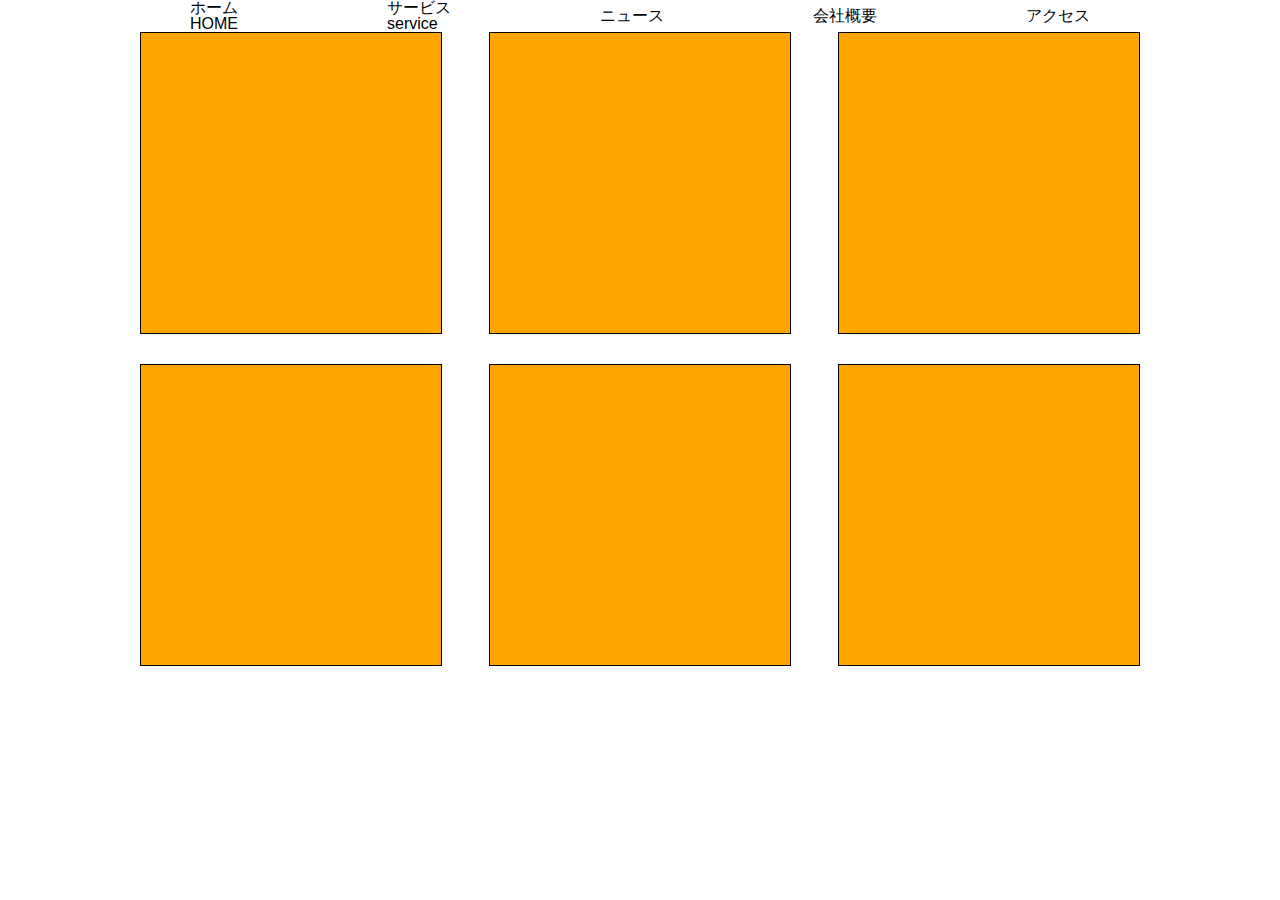
<file: 20250311/index.html>
<!DOCTYPE html>
<html lang="en">

<head>
    <meta charset="UTF-8">
    <meta name="viewport" content="width=device-width, initial-scale=1.0">
    <title>第二回講義</title>
    <link rel="stylesheet" href="./css/reset.css">
    <link rel="stylesheet" href="./css/style.css">
</head>

<body>
    <ul class="menu">
        <li>ホーム<br>HOME</li>
        <li>サービス<br>service</li>
        <li>ニュース</li>
        <li>会社概要</li>
        <li>アクセス</li>
    </ul>

    <div class="container">
        <div class="box"></div>
        <div class="box"></div>
        <div class="box"></div>
        <div class="box"></div>
        <div class="box"></div>
        <div class="box"></div>
    </div>

</body>

</html>
</file>
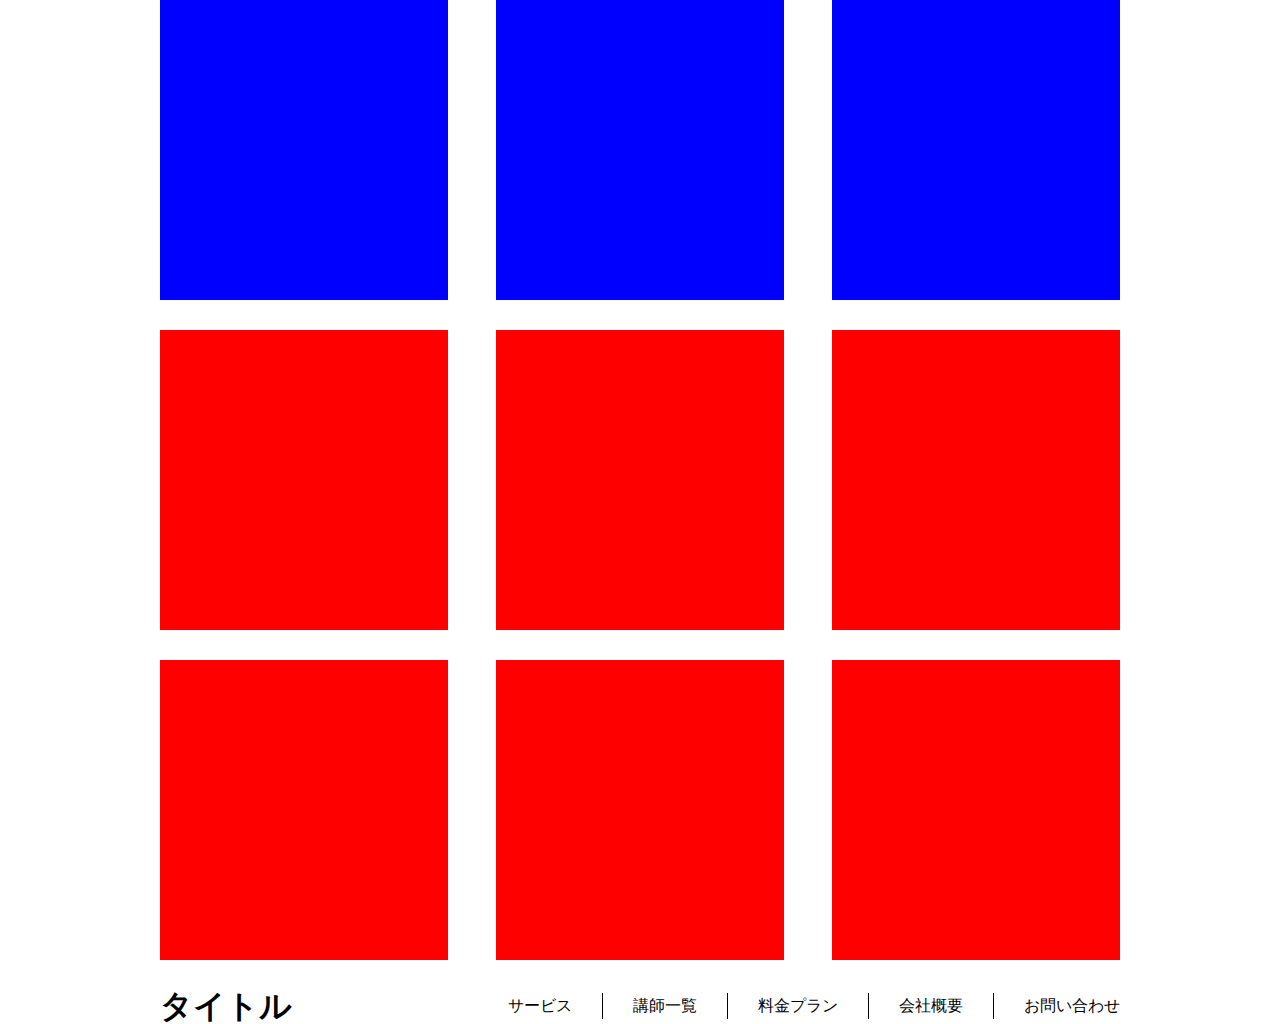
<file: kadai2_tominaga/index.html>
<!DOCTYPE html>
<html lang="jp">

<head>
    <meta charset="UTF-8">
    <meta name="viewport" content="width=device-width, initial-scale=1.0">
    <title>第二回課題</title>
    <link rel="stylesheet" href="./css/reset.css">
    <link rel="stylesheet" href="./css/style.css">
</head>

<body>
    <div class="container">
        <div class="box"></div>
        <div class="box"></div>
        <div class="box"></div>
    </div>

    <div class="case">
        <div class="square"></div>
        <div class="square"></div>
        <div class="square"></div>
        <div class="square"></div>
        <div class="square"></div>
        <div class="square"></div>
    </div>

    <header>
        <h1>タイトル</h1>
        <ul class="nav">
            <li>サービス</li>
            <li>講師一覧</li>
            <li>料金プラン</li>
            <li>会社概要</li>
            <li>お問い合わせ</li>
        </ul>
    </header>
</body>

</html>
</file>
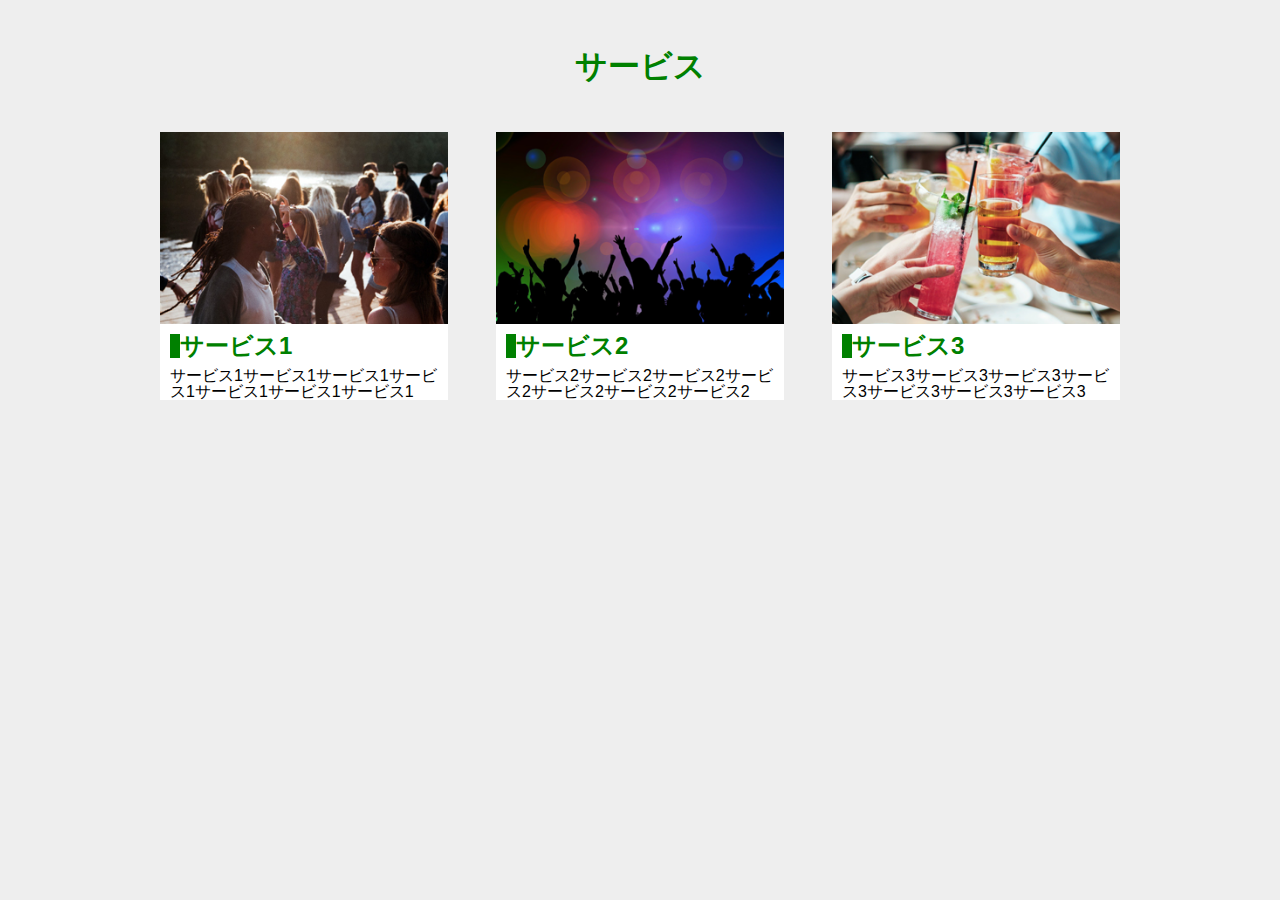
<file: kadai3_tominaga/index.html>
<!DOCTYPE html>
<html lang="jp">

<head>
    <meta charset="UTF-8">
    <meta name="viewport" content="width=device-width, initial-scale=1.0">
    <title>第三回課題</title>
    <link rel="stylesheet" href="./css/reset.css">
    <link rel="stylesheet" href="./css/style.css">
</head>

<body>
    <h1>サービス</h1>

    <ul>
        <li>
            <img src="images/main_1.jpg">
            <div class="service">
                <h2>サービス1</h2>
                <p>サービス1サービス1サービス1サービス1サービス1サービス1サービス1</p>
            </div>
        </li>

        <li>
            <img src="images/main_2.png">
            <div class="service">
                <h2>サービス2</h2>
                <p>サービス2サービス2サービス2サービス2サービス2サービス2サービス2</p>
            </div>
        </li>

        <li>
            <img src="images/main_3.png">
            <div class="service">
                <h2>サービス3</h2>
                <p>サービス3サービス3サービス3サービス3サービス3サービス3サービス3</p>
            </div>
        </li>
    </ul>



    <script>
        let array = [1, 2, 3, 4, 5, 6, 7, 8, 9, 10];
        let num = 0;
        for (i = 0; i < array.length; i++) {
            num = num + array[i];
        }
        if (num >= 20) {
            console.log("20以上");
        } else if (num < 20) {
            console.log("20未満");
        }
    </script>

</body>

</html>
</file>
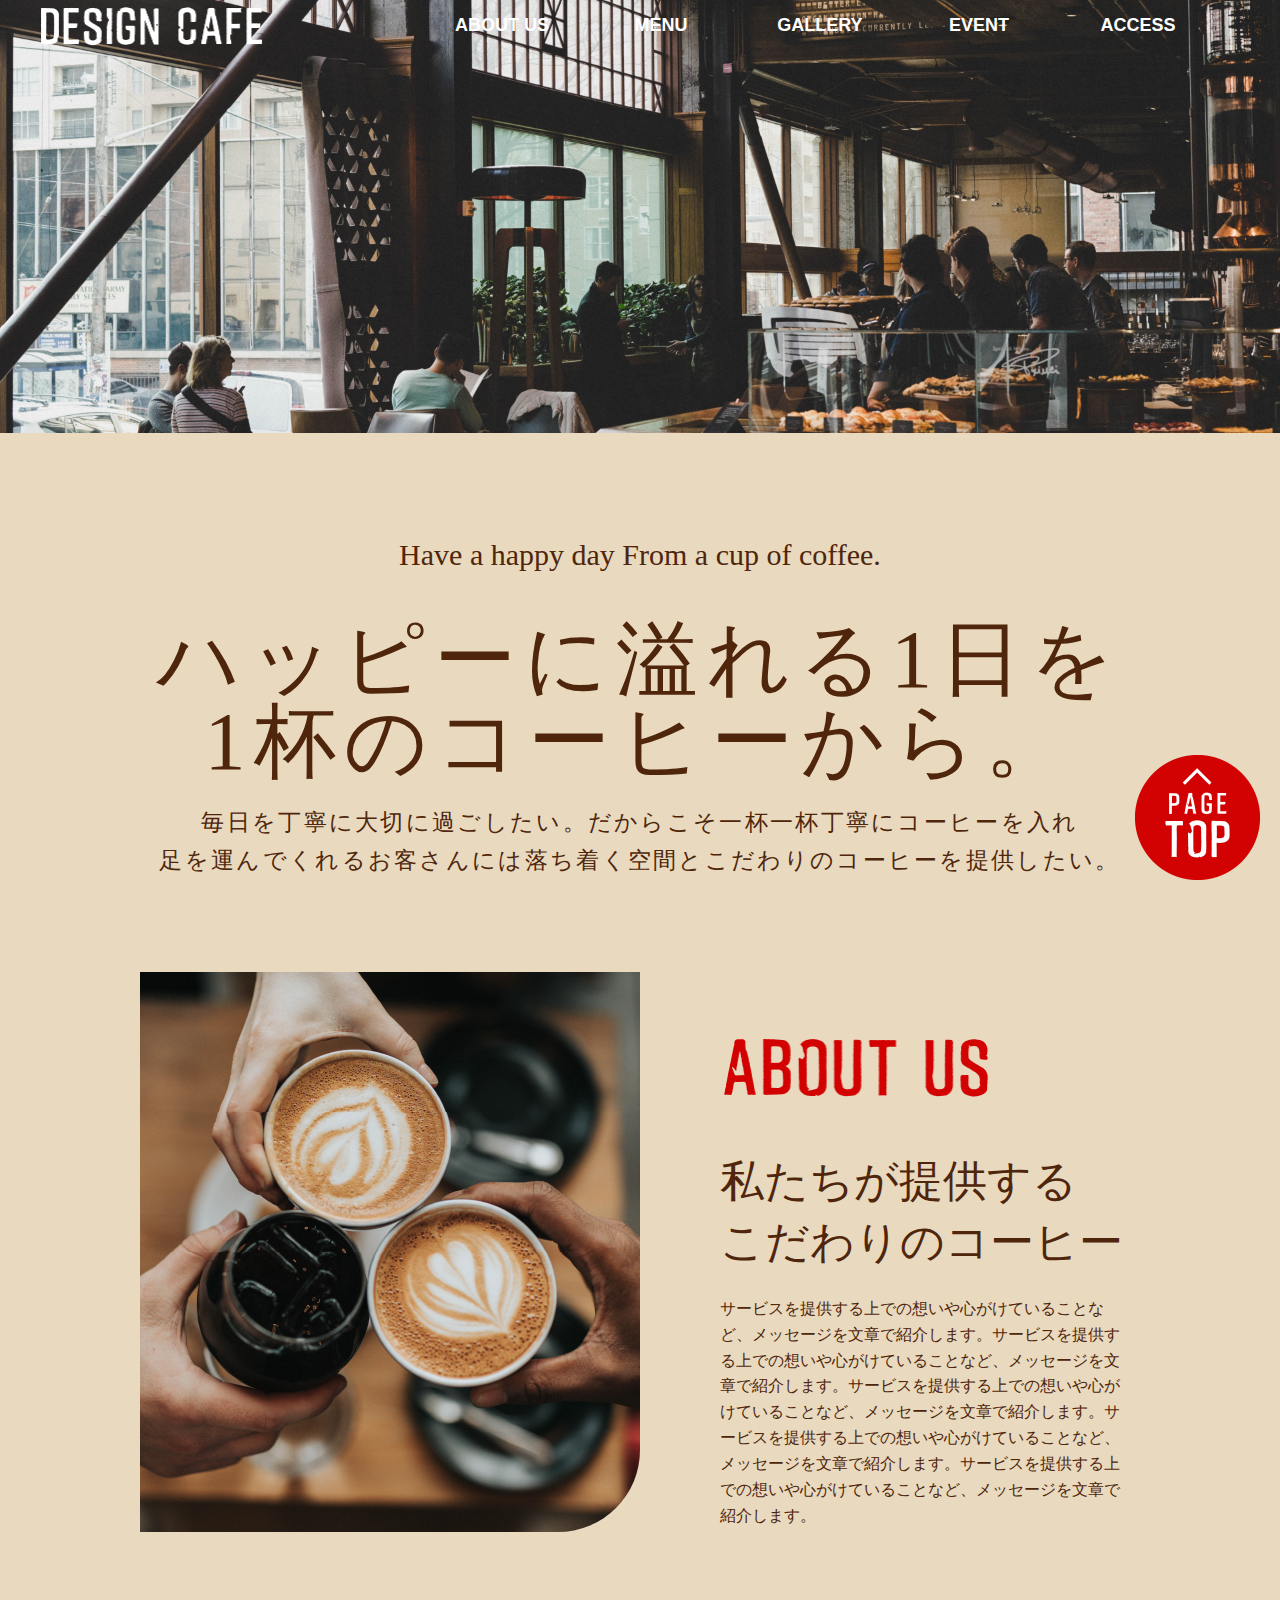
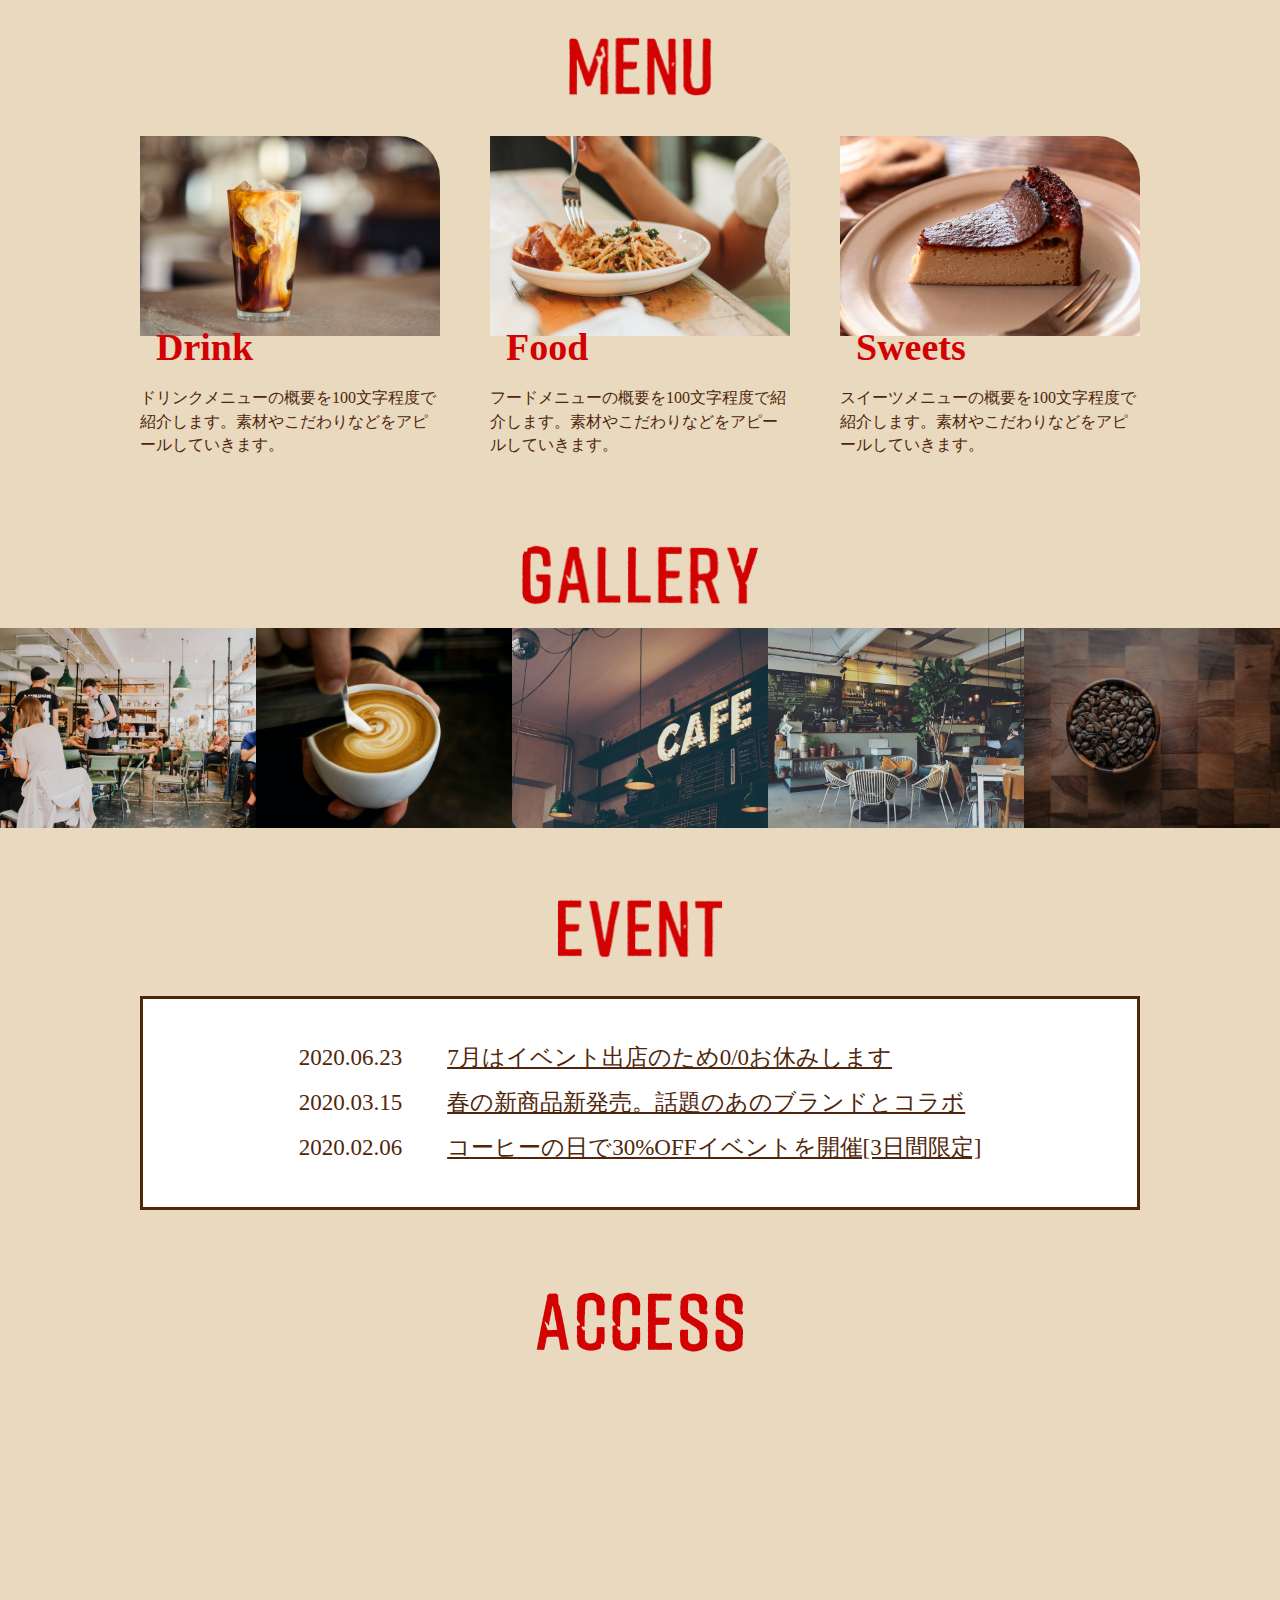
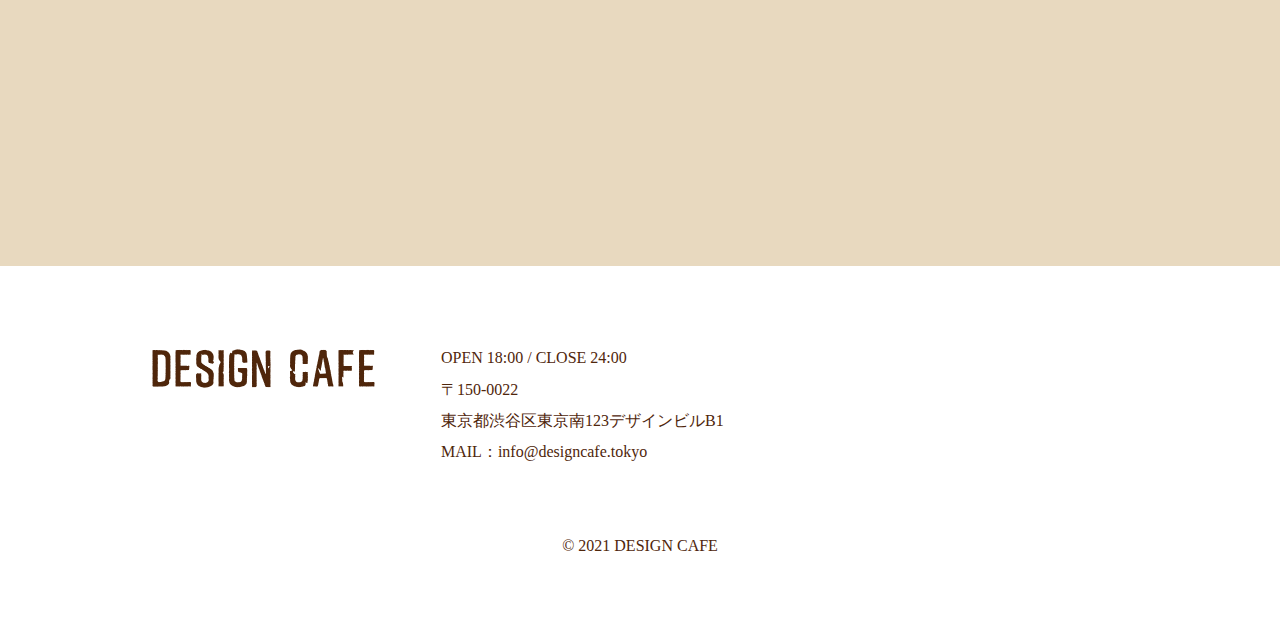
<file: kadai4_tominaga/index.html>
<!DOCTYPE html>
<html lang="jp">

<head>
    <meta charset="UTF-8">
    <meta name="viewport" content="width=device-width, initial-scale=1.0">
    <title>Design Cafe</title>
    <link rel="stylesheet" href="./css/reset.css">
    <link rel="stylesheet" href="./css/style.css">
    <script src="https://ajax.googleapis.com/ajax/libs/jquery/3.7.1/jquery.min.js"></script>
</head>

<body>
    <header id="header">
        <div class="header_slider">
            <div>
                <picture>
                    <source srcset="./images/sp_main_vs@2x-100.jpg" media="(max-width:767px)">
                    <img src="./images/pc_first-100.jpg" alt="店内の様子">
                </picture>
            </div>
        </div>
        <div class="header_wrap">
            <h1 class="header_logo">
                <img src="./images/design_cafe_logo_header@2x.png" alt="DESIGN CAFE">
            </h1>

            <nav class="pc_nav">
                <ul>
                    <li><a href="#about">ABOUT US</a></li>
                    <li><a href="#menu">MENU</a></li>
                    <li><a href="#gallery">GALLERY</a></li>
                    <li><a href="#event">EVENT</a></li>
                    <li><a href="#access">ACCESS</a></li>
                </ul>
            </nav>
            <div class="sp_btn">
                <span></span>
            </div>
            <nav class="sp_nav">
                <ul>
                    <li><a href="#about">ABOUT US</a></li>
                    <li><a href="#menu">MENU</a></li>
                    <li><a href="#gallery">GALLERY</a></li>
                    <li><a href="#event">EVENT</a></li>
                    <li><a href="#access">ACCESS</a></li>
                </ul>
            </nav>
        </div>
    </header>

    <div class="copy">
        <p class="copy1">Have a happy day From a cup of coffee.</p>
        <p class="copy2">ハッピーに溢れる1日を<br>1杯のコーヒーから。</p>
        <p class="copy3">毎日を丁寧に大切に過ごしたい。だからこそ一杯一杯丁寧にコーヒーを入れ<br>足を運んでくれるお客さんには落ち着く空間とこだわりのコーヒーを提供したい。</p>
    </div>

    <section id="about" class="part part_767">
        <div class="style ">
            <picture>
                <source srcset="./images/about_sp.jpg" media="(max-width:767px)">
                <img src="./images/pc_about-100.jpg" alt="乾杯の写真" class="about_photo">
            </picture>
        </div>
        <div class="about_group">
            <h2 class="title1">
                <img src="./images/about_us@2x.png" alt="ABOUT US">
            </h2>
            <div class="about_detail">
                <p class="about_title">私たちが提供する<br>こだわりのコーヒー</p>
                <p class="about_text">
                    サービスを提供する上での想いや心がけていることなど、メッセージを文章で紹介します。サービスを提供する上での想いや心がけていることなど、メッセージを文章で紹介します。サービスを提供する上での想いや心がけていることなど、メッセージを文章で紹介します。サービスを提供する上での想いや心がけていることなど、メッセージを文章で紹介します。サービスを提供する上での想いや心がけていることなど、メッセージを文章で紹介します。
                </p>
            </div>
        </div>
    </section>

    <section id="menu" class="part">
        <h2 class="title2">
            <img src="./images/menu@2x.png" alt="MENU">
        </h2>
        <ul class="menu_detail">
            <li>
                <picture>
                    <source srcset="./images/drink_sp@2x-100.jpg" media="(max-width:767px)">
                    <img src="./images/pc_menu_drink-100.jpg" alt="コーヒーの写真" class="menu_photo">
                </picture>
                <div class="Drink">
                    <h3 class="menu_title">Drink</h3>
                    <p>ドリンクメニューの概要を100文字程度で紹介します。素材やこだわりなどをアピールしていきます。</p>
                </div>
            </li>
            <li>
                <picture>
                    <source srcset="./images/food_sp@2x-100.jpg" media="(max-width:767px)">
                    <img src="./images/pc_menu_food-100.jpg" alt="食事の写真" class="menu_photo">
                </picture>
                <div class="food">
                    <h3 class="menu_title">Food</h3>
                    <p>フードメニューの概要を100文字程度で紹介します。素材やこだわりなどをアピールしていきます。</p>
                </div>
            </li>
            <li>
                <picture>
                    <source srcset="./images/cake_sp@2x-100.jpg" media="(max-width:767px)">
                    <img src="./images/pc_menu_sweets-100.jpg" alt="スイーツの写真" class="menu_photo">
                </picture>
                <div class="sweets">
                    <h3 class="menu_title">Sweets</h3>
                    <p>スイーツメニューの概要を100文字程度で紹介します。素材やこだわりなどをアピールしていきます。</p>
                </div>
            </li>
        </ul>
    </section>

    <section id="gallery">
        <h2 class="title3">
            <img src="./images/gallery@2x.png" alt="GALLERY">
        </h2>
        <div class="photo">
            <img src="./images/pc_gallary_05-100.jpg">
            <img src="./images/pc_gallary_01-100.jpg">
            <img src="./images/pc_gallary_02-100.jpg">
            <img src="./images/pc_gallary_03-100.jpg">
            <img src="./images/pc_gallary_04-100.jpg">
        </div>
    </section>

    <section id="event" class="part">
        <h2 class="title4">
            <img src="./images/event@2x.png" alt="EVENT">
        </h2>
        <div class="event_detail">
            <div>
                <ul>
                    <li>2020.06.23</li>
                    <li class="event_text">7月はイベント出店のため0/0お休みします</li>
                </ul>
                <ul>
                    <li>2020.03.15</li>
                    <li class="event_text">春の新商品新発売。話題のあのブランドとコラボ</li>
                </ul>
                <ul>
                    <li>2020.02.06</li>
                    <li class="event_text">コーヒーの日で30%OFFイベントを開催[3日間限定]</li>
                </ul>
            </div>
        </div>
    </section>

    <section id="access">
        <h2 class="title5">
            <img src="./images/access@2x.png" alt="ACCESS">
        </h2>
        <iframe
            src="https://www.google.com/maps/embed?pb=!1m18!1m12!1m3!1d6485.771226456879!2d139.87750517634126!3d35.63054633275564!2m3!1f0!2f0!3f0!3m2!1i1024!2i768!4f13.1!3m3!1m2!1s0x60187d17551ba189%3A0xab1550c59b1e3d57!2z44OX44O844GV44KT44Gu44OP44OL44O844OP44Oz44OI!5e0!3m2!1sja!2sjp!4v1743681626796!5m2!1sja!2sjp"
            style="border:0;" allowfullscreen="" loading="lazy" referrerpolicy="no-referrer-when-downgrade"></iframe>
    </section>

    <footer>
        <div class="footer_wrap">
            <h1 class="footer_logo">
                <img src="./images/design_cafe_logo_footer@2x.png" alt="DESIGN CAFE">
            </h1>

            <p>
                OPEN 18:00 / CLOSE 24:00<br>
                〒150-0022<br>
                東京都渋谷区東京南123デザインビルB1<br>
                MAIL：info@designcafe.tokyo<br>
            </p>
        </div>

        <p class="copy_light">© 2021 DESIGN CAFE</p>

    </footer>

    <div class="pagetop">
        <a href="#header">
            <img src="./images/to_top@2x.png" alt="topへ">
        </a>
    </div>

    <script>
        $(function () {
            $('.sp_btn').on('click', function () {
                $('.sp_btn').toggleClass('open');
                $('.sp_nav').fadeToggle();
            })

        })
    </script>

</body>

</html>
</file>
<file: 20250311/css/style.css>
@charset "utf-8";

.menu {
    max-width: 900px;
    list-style: none;
    padding: 0;
    margin: 0 auto;
    display: flex;
    gap: 30px;
    justify-content: space-between;
    align-items: center;
}


.box {
    width: 30%;
    height: 300px;
    background: orange;
    border: 1px solid black;

}

.container {
    max-width: 1000px;
    margin: 0 auto;
    display: flex;
    justify-content: space-between;
    flex-wrap: wrap;
    gap: 30px;
}


@media screen and (max-width: 767px) {
    .container {
        flex-direction: column;
        padding: 10px;
    }

    .box {
        width: 100%;
    }
}
</file>
<file: kadai2_tominaga/css/style.css>
@charset "utf-8";

.box {
    width: 30%;
    height: 300px;
    background: blue;
}

.container {
    max-width: 960px;
    margin: 0 auto;
    display: flex;
    justify-content: space-between;
}

.square {
    width: 30%;
    height: 300px;
    background: red;
}

.case {
    max-width: 960px;
    margin: 30px auto;
    display: flex;
    justify-content: space-between;
    flex-wrap: wrap;
    gap: 30px;
}

header {
    max-width: 960px;
    display: flex;
    justify-content: space-between;
    margin: 0 auto;
    align-items: center;
}

.nav {
    max-width: 960px;
    display: flex;
    gap: 30px;
    justify-content: flex-end;
}

li {
    border-left: 1px solid;
    padding: 5px 0 5px 30px;
}

li:first-child {
    border-left: none;
}

@media screen and (max-width: 767px) {
    header {
        flex-direction: column;
        align-items: flex-start;
        padding-left: 10px;
        gap: 5px;
    }

    .nav {
        flex-direction: column;
        width: 100%;
        gap: 5px;
    }

    .nav li {
        border-left: none;
        border-bottom: 1px solid;
        padding-left: 0;
    }
}
</file>
<file: kadai3_tominaga/css/style.css>
@charset "utf-8";

body {
    background-color: #eeeeee;
}

h1 {
    text-align: center;
    color: green;
    margin: 50px auto;
}

ul {
    max-width: 960px;
    margin: 0 auto;
    display: flex;
    justify-content: space-between;
}

li {
    width: 30%;
}

h2 {
    color: green;
    border-left: 10px solid;
    margin-left: 10px;
}

.service {
    background-color: white;
    padding-top: 10px;
}

p {
    margin-left: 10px;
    padding-top: 10px;
}

@media screen and (max-width: 400px) {
    ul {
        flex-direction: column;
        align-items: center;
        gap: 30px;
        width: 90%;
    }

    li {
        width: 100%;

    }

    img {
        width: 100%;
        display: block;
    }

}
</file>
<file: kadai4_tominaga/css/style.css>
@charset "utf-8";

/* ヘッダー */
header {
    position: relative;
}

.header_wrap {
    display: flex;
    justify-content: space-between;
    align-items: center;
    padding: 0 7% 0 3%;
    position: absolute;
    top: 0;
    left: 0;
    width: 100%;
    box-sizing: border-box;
}

.header_logo {
    width: 227px;
}

.pc_nav ul {
    display: flex;
    gap: 54px;
}

.pc_nav li {
    color: white;
    font-size: 18px;
    font-family: "游ゴシック体", YuGothic, "游ゴシック", "Yu Gothic", "メイリオ",
        "Hiragino Kaku Gothic ProN", "Hiragino Sans", sans-serif;
    width: 105px;
    text-align: center;
    font-weight: bold;
}

/* スマホ版メニュー */
.sp_nav,
.sp_btn {
    display: none;
}

@media screen and (max-width: 1100px) {
    .pc_nav {
        display: none;
    }

    .sp_btn {
        display: block;
        height: 23px;
        /* 位置の調整 */
        position: absolute;
        right: 25px;
        top: 20px;
        cursor: pointer;
        /* 重なり具合 */
        z-index: 2;
    }

    .sp_btn span {
        display: block;
        width: 33px;
        height: 3px;
        border-radius: 2px;
        background: #fff;
        /* 位置の調整 */
        position: relative;
        top: 10px;
        transition: 0.3s;
    }

    .sp_btn span::before,
    .sp_btn span::after {
        content: "";
        display: block;
        width: 33px;
        height: 3px;
        border-radius: 2px;
        background: #fff;
        /* 位置の調整 */
        position: absolute;
        transition: 0.3s;
    }

    .sp_btn span::before {
        bottom: 10px;
    }

    .sp_btn span::after {
        top: 10px;
    }

    /* バツ印 */
    .sp_btn.open span {
        background-color: transparent;
    }

    .sp_btn.open span::before {
        bottom: 0;
        transform: rotate(45deg);
    }

    .sp_btn.open span::after {
        top: 0;
        transform: rotate(-45deg);
    }

    /* メニューの見た目 */
    .sp_nav {
        position: absolute;
        top: 0;
        left: 0;
        width: 100%;
        height: 100vh;
        background-color: rgba(0, 0, 0, 0.8);
        /* 重なり具合 */
        z-index: 1;
    }

    .sp_nav li {
        color: #fff;
        font-size: 18px;
        font-weight: bold;
        font-family: "游ゴシック体", YuGothic, "游ゴシック", "Yu Gothic", "メイリオ",
            "Hiragino Kaku Gothic ProN", "Hiragino Sans", sans-serif;
    }

    .sp_nav ul {
        height: 100%;
        display: flex;
        flex-direction: column;
        gap: 40px;
        align-items: center;
        justify-content: center;
    }

    /* vhはview heightの略。ブラウザの高さ */
    /* rgbaのaは透過度をあらわす。 */
}

/* キャッチコピー */
.copy {
    text-align: center;
}

.copy1 {
    margin-top: 104px;
    font-size: 30px;
    line-height: 1.17;
}

.copy2 {
    margin-top: 47px;
    font-size: 82px;
    letter-spacing: 0.1em;
}

.copy3 {
    margin-top: 21px;
    font-size: 23px;
    line-height: 1.65;
    letter-spacing: 0.1em;
}

@media screen and (max-width: 1100px) {
    .copy2 {
        font-size: 60px;
    }
}

@media screen and (max-width: 767px) {
    .copy2 {
        white-space: nowrap;
    }

    .copy3 br {
        display: none;
    }
}

/* 共通 */
h2 {
    text-align: center;
}

.part {
    max-width: 1000px;
    margin: 0 auto;
    text-align: center;
}

/* ABOUT US */
.about_photo {
    border-bottom-right-radius: 82px;
    grid-area: image;
}

.style {
    width: 50%;
}

.about_title {
    font-size: 44px;
    margin-top: 48px;
    margin-bottom: 22px;
    line-height: 1.38;
}

.title1 {
    width: 272px;
    height: 77px;
    margin-top: 55px;
    grid-area: title;
}

.about_text {
    font-size: 16px;
    line-height: 1.62;
}

.about_group {
    text-align: left;
    width: 41%;
    padding-right: 10px;
}

#about {
    display: flex;
    margin-top: 92px;
    justify-content: space-between;
}

.about_detail {
    grid-area: text;
}

@media screen and (max-width: 1100px) {
    .about_title {
        font-size: 33px;
    }
}

@media screen and (max-width: 767px) {
    #about {
        flex-direction: column;
        /* grid-areaを使うと各要素に名前をつけることができ、名前を使ってレイアウト上にどうやって配置するかを指定できるとのことだが... */
        /* grid-template-areas: "title" "image" "subtext"; */
    }

    .style {
        order: 2;
    }

    .title1 {
        order: 1;
    }

    .about_detail {
        order: 3;
    }

    .about_photo {
        border-bottom-right-radius: 0;
    }
}


/* MENU */
.title2 {
    width: 151px;
    height: 78px;
    margin: 94px auto 32px;
}

.menu_detail {
    margin: 0 auto;
    display: flex;
    justify-content: space-between;
}

.menu_title {
    color: #d30202;
    text-align: left;
    font-size: 38px;
    margin-top: -8px;
    padding-left: 16px;
}

.menu_photo {
    border-top-right-radius: 42px;
}

.menu_detail li {
    width: 30%;
}

.menu_detail p {
    text-align: left;
    padding-top: 20px;
    line-height: 1.47;
}

#menu {
    padding: 0 10px;
}

/* スマホ版 */
@media screen and (max-width: 767px) {
    .menu_detail {
        flex-direction: column;
        gap: 20px;
    }

    .menu_detail li {
        width: 80%;
        margin: 0 auto;
    }

    .menu_photo {
        width: 100%;
        height: auto;
    }
}


/* gallery */
.title3 {
    width: 245px;
    height: 78px;
    margin: 78px auto 15px;
}

.photo {
    display: flex;
    width: 100%;
}

.photo img {
    width: 20%;
}

/* EVENT */
.title4 {
    margin: 60px auto 30px;
    width: 173px;
    height: 78px;
}

.event_detail {
    border: 3.7px solid;
    background-color: white;
    padding: 37px 0px;
    font-size: 23px;
}

.event_detail div {
    display: inline-block;
    /* width: fit-content;
    margin: 0 auto; */
}

.event_detail ul {
    display: flex;
    gap: 45px;
}

.event_detail li {
    line-height: 1.95;
}

.event_text {
    text-decoration: underline;
}

#event {
    padding: 0 10px;
}

@media screen and (max-width: 767px) {
    .event_detail ul {
        flex-direction: column;
        align-items: flex-start;
        gap: 0;
    }

    .event_text {
        width: 80vw;
        overflow: hidden;
        text-overflow: ellipsis;
        white-space: nowrap;
    }
}



/* access */
.title5 {
    width: 214px;
    height: 78px;
    margin: 71px auto 36px;
}

iframe {
    height: 471px;
    width: 100%;
    display: block;
}

/* footer */
footer {
    background-color: white;
}

.footer_wrap {
    display: flex;
    align-items: stretch;
    gap: 64px;
    padding-top: 76px;
    margin: 0 auto 71px;
    max-width: 1000px;
}

.footer_logo {
    width: 227px;
    height: 50px;
    padding-left: 10px;
}

.footer_wrap p {
    line-height: 1.95;
}

.copy_light {
    font-size: 16px;
    text-align: center;
    padding-bottom: 73px;
}

@media screen and (max-width: 767px) {
    .footer_wrap {
        flex-direction: column;
        align-items: flex-start;
        padding-left: 10px;
        gap: 20px;
    }

}

/* ページトップボタン */
.pagetop {
    position: fixed;
    right: 20px;
    bottom: 20px;
    width: 125px;
}
</file>
